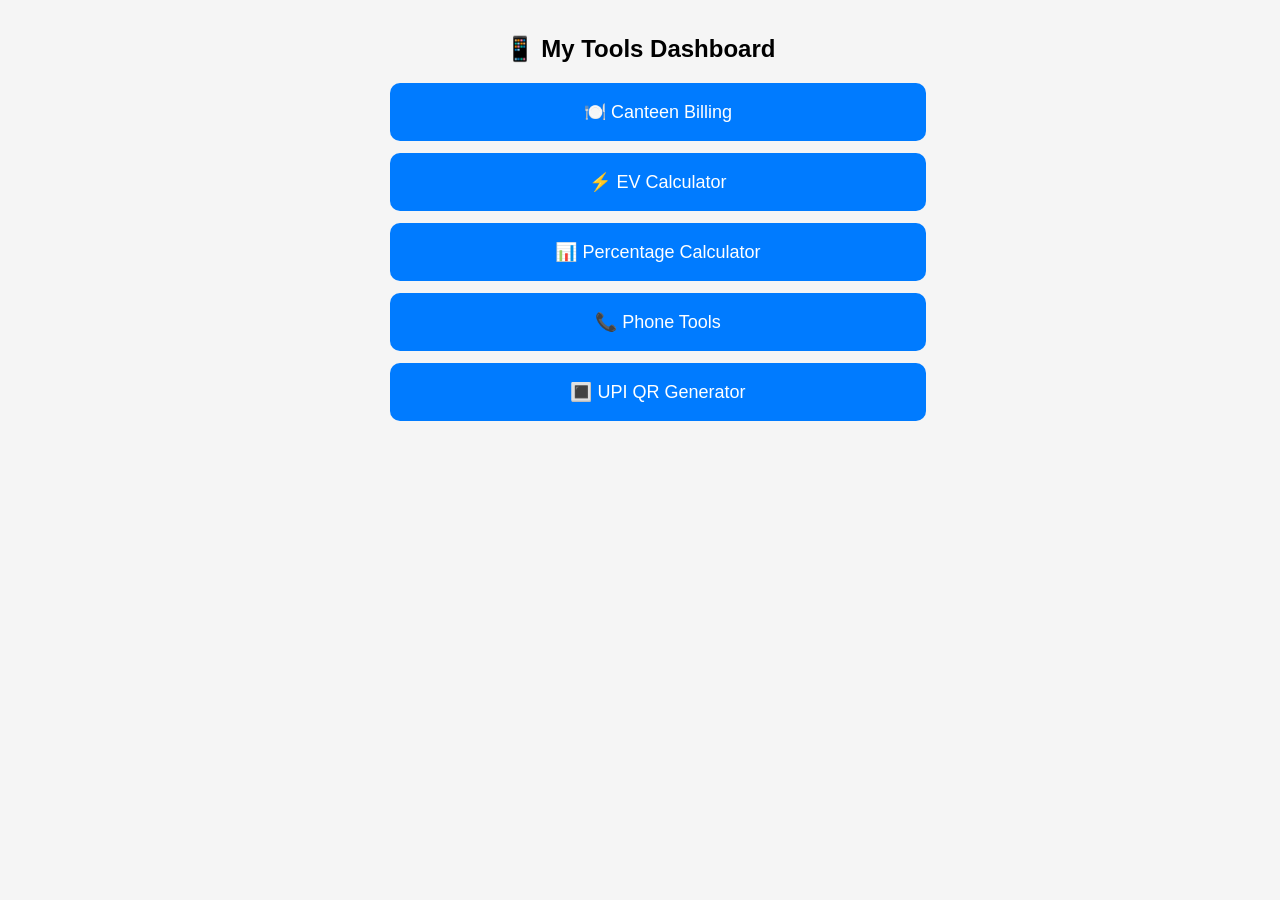
<file: index.html>
<!DOCTYPE html>
<html>
<head>

<meta name="viewport" content="width=device-width, initial-scale=1.0">

<title>My Tools Dashboard</title>

<style>

body {
    font-family: Arial, sans-serif;
    background: #f5f5f5;
    margin: 0;
    padding: 15px;
}

.container {
    max-width: 500px;
    margin: auto;
}

h2 {
    text-align: center;
}

.button {
    display: block;
    width: 100%;
    padding: 18px;
    margin-top: 12px;
    font-size: 18px;
    border-radius: 10px;
    border: none;
    background: #007bff;
    color: white;
    text-align: center;
    text-decoration: none;
}

.button:hover {
    background: #0056b3;
}

</style>

</head>

<body>

<div class="container">

<h2>📱 My Tools Dashboard</h2>

<a class="button"
href="https://nithindcvtp.github.io/tvs/canteen.html">
🍽️ Canteen Billing
</a>

<a class="button"
href="https://nithindcvtp.github.io/tvs/ev.html">
⚡ EV Calculator
</a>

<a class="button"
href="https://nithindcvtp.github.io/tvs/percentage-calculator.html">
📊 Percentage Calculator
</a>

<a class="button"
href="https://nithindcvtp.github.io/tvs/phone.html">
📞 Phone Tools
</a>

<a class="button"
href="https://nithindcvtp.github.io/tvs/upiqucodegen.html">
🔳 UPI QR Generator
</a>

</div>

</body>
</html>
</file>
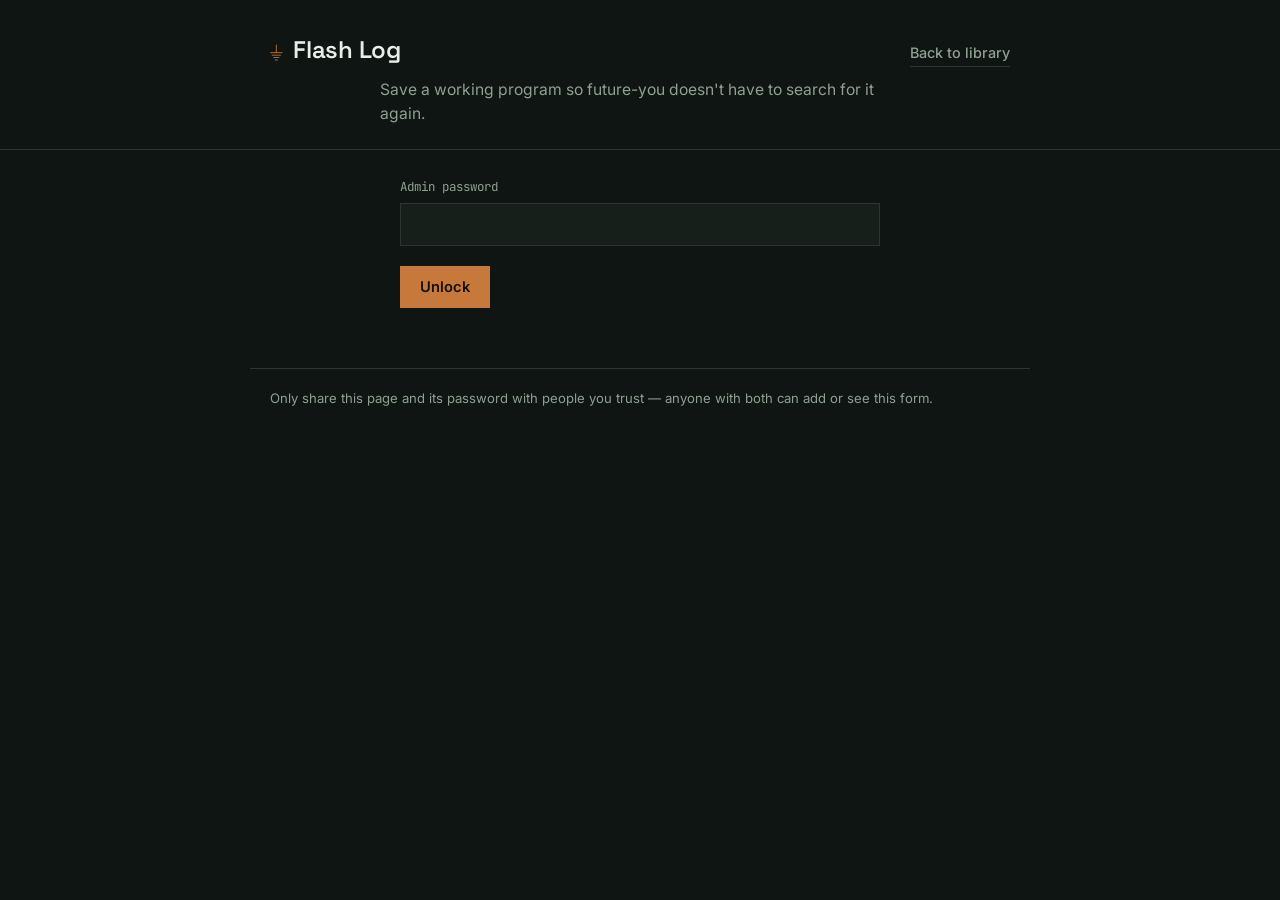
<file: admin.html>
<!DOCTYPE html>
<html lang="en">
<head>
  <meta charset="UTF-8">
  <meta name="viewport" content="width=device-width, initial-scale=1.0">
  <title>Add a program — Flash Log</title>
  <link rel="stylesheet" href="styles.css">
</head>
<body>

  <header class="site-header">
    <div class="header-row">
      <div class="brand">
        <span class="brand-mark">⏚</span>
        <h1>Flash Log</h1>
      </div>
      <a class="admin-link" href="index.html">Back to library</a>
    </div>
    <p class="tagline">Save a working program so future-you doesn't have to search for it again.</p>
  </header>

  <main>
    <div id="gate" class="gate">
      <label for="password-input">Admin password</label>
      <input type="password" id="password-input" autocomplete="current-password">
      <button type="button" id="unlock-btn">Unlock</button>
      <p id="gate-error" class="status status-error" hidden></p>
    </div>

    <form id="post-form" class="post-form" hidden>
      <label for="chip-select">Chip</label>
      <select id="chip-select"></select>

      <label for="title-input">Program title</label>
      <input type="text" id="title-input" required placeholder="e.g. Blink onboard LED">

      <label for="description-input">Description</label>
      <textarea id="description-input" rows="3" placeholder="What this does, what it needs wired up, anything future-you should know"></textarea>

      <label for="code-input">Program</label>
      <textarea id="code-input" class="code-input" rows="16" required spellcheck="false" placeholder="Paste your code here"></textarea>

      <button type="submit" id="submit-btn">Save program</button>
      <p id="form-status" class="status" hidden></p>
    </form>
  </main>

  <footer>
    Only share this page and its password with people you trust — anyone with both can add or see this form.
  </footer>

  <script src="config.js"></script>
  <script src="admin.js"></script>
</body>
</html>
</file>
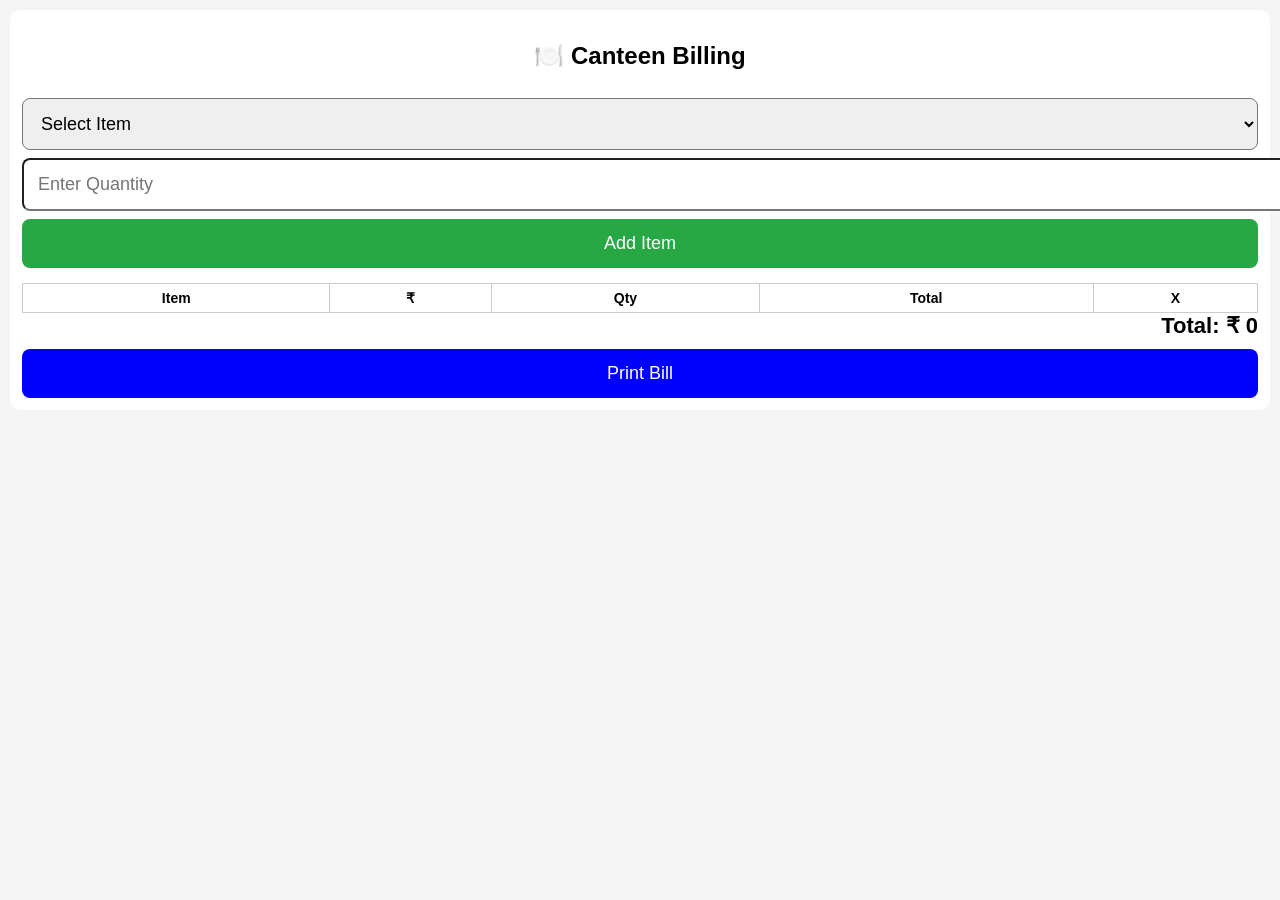
<file: canteen.html>
<!DOCTYPE html>
<html>
<head>
<meta name="viewport" content="width=device-width, initial-scale=1.0">

<title>Canteen Billing Mobile</title>

<style>

body {
    font-family: Arial;
    margin: 0;
    padding: 10px;
    background: #f5f5f5;
}

.container {
    background: white;
    padding: 12px;
    border-radius: 10px;
}

h2 {
    text-align: center;
}

select, input, button {
    width: 100%;
    padding: 14px;
    margin-top: 8px;
    font-size: 18px;
    border-radius: 8px;
}

button {
    background: #28a745;
    color: white;
    border: none;
}

table {
    width: 100%;
    border-collapse: collapse;
    margin-top: 15px;
    font-size: 14px;
}

th, td {
    border: 1px solid #ccc;
    padding: 6px;
    text-align: center;
}

.total {
    font-size: 22px;
    font-weight: bold;
    text-align: right;
}

.removeBtn {
    background: red;
    color: white;
    border: none;
    padding: 5px;
}

.printBtn {
    background: blue;
    margin-top: 10px;
}

</style>

</head>

<body>

<div class="container">

<h2>🍽️ Canteen Billing</h2>

<select id="product">

<option value="">Select Item</option>

<!-- ALL 72 ITEMS -->

<option data-price="9">Tea(with milk) (₹9)</option>
<option data-price="12">Coffee(with milk) (₹12)</option>
<option data-price="6">Black Tea (₹6)</option>
<option data-price="9">Black Coffee (₹9)</option>
<option data-price="12">Milk (₹12)</option>
<option data-price="9">Parippuvada (₹9)</option>
<option data-price="9">Uzhunnuvada (₹9)</option>
<option data-price="9">Bonda (₹9)</option>
<option data-price="15">Pups-veg (₹15)</option>
<option data-price="10">Banana Fry (₹10)</option>
<option data-price="35">Thattu dosa SET (₹35)</option>
<option data-price="30">Plain dosa (₹30)</option>
<option data-price="35">Ghee roast (₹35)</option>
<option data-price="40">Masala dosa (₹40)</option>
<option data-price="25">Idly set (₹25)</option>
<option data-price="8">Chapati (₹8)</option>
<option data-price="9">Parata (Porotta) (₹9)</option>
<option data-price="9">Poori (₹9)</option>
<option data-price="15">Upma (₹15)</option>
<option data-price="13">Kozhukkata (₹13)</option>
<option data-price="20">Bread sandwich (veg) (₹20)</option>
<option data-price="13">Bread toast (₹13)</option>
<option data-price="12">Steamed banana (₹12)</option>
<option data-price="8">Nool puttu (₹8)</option>
<option data-price="8">Puttu (₹8)</option>
<option data-price="8">Appam/idiyappam (₹8)</option>
<option data-price="30">Veg stew (₹30)</option>
<option data-price="25">Kadala curry (₹25)</option>
<option data-price="25">Cherupayar curry (₹25)</option>
<option data-price="20">Baji (₹20)</option>
<option data-price="25">Mix veg kuruma (₹25)</option>
<option data-price="20">Tomato curry (₹20)</option>
<option data-price="25">Veg kuruma (₹25)</option>
<option data-price="9">Pathiri (₹9)</option>
<option data-price="40">Meals-fish curry (₹40)</option>
<option data-price="40">Meals-veg (₹40)</option>
<option data-price="25">Kanji, Green gram kari, Pickle (₹25)</option>
<option data-price="60">Biriyani(veg) (₹60)</option>
<option data-price="12">Egg baji (₹12)</option>
<option data-price="15">Cutlet-chicken (₹15)</option>
<option data-price="25">Egg masala (₹25)</option>
<option data-price="55">Egg biriyani (₹55)</option>
<option data-price="25">Egg curry (₹25)</option>
<option data-price="15">Elanchi (₹15)</option>
<option data-price="9">Ullivada (₹9)</option>
<option data-price="13">Ada (₹13)</option>
<option data-price="35">Uttapam (₹35)</option>
<option data-price="10">Neyyappam (₹10)</option>
<option data-price="9">Kayappam (₹9)</option>
<option data-price="9">Sugeen (₹9)</option>
<option data-price="12">Kesari (₹12)</option>
<option data-price="9">Parippuvada (₹9)</option>
<option data-price="9">Mulagu baji (₹9)</option>
<option data-price="9">Pazampori (₹9)</option>
<option data-price="20">Omelette (double) (₹20)</option>
<option data-price="18">Puff egg (₹18)</option>
<option data-price="50">Sandwich chicken (₹50)</option>
<option data-price="130">Chicken biriyani (₹130)</option>
<option data-price="90">Chicken biriyani half (₹90)</option>
<option data-price="130">Beef biriyani full (₹130)</option>
<option data-price="100">Beef biriyani half (₹100)</option>
<option data-price="50">Ghee rice full (₹50)</option>
<option data-price="70">Biriyani rice full (₹70)</option>
<option data-price="125">Chicken fried rice (₹125)</option>
<option data-price="80">Veg fried rice (₹80)</option>
<option data-price="60">Chicken curry 2 pcs (₹60)</option>
<option data-price="40">Fish curry (₹40)</option>
<option data-price="50">Beef curry (₹50)</option>
<option data-price="60">Beef fry (₹60)</option>
<option data-price="20">Pazam nirachathu (₹20)</option>

</select>

<input type="text" id="qty" placeholder="Enter Quantity">

<button onclick="addItem()">Add Item</button>

<table id="billTable">

<tr>
<th>Item</th>
<th>₹</th>
<th>Qty</th>
<th>Total</th>
<th>X</th>
</tr>

</table>

<div class="total">
Total: ₹ <span id="grandTotal">0</span>
</div>

<button class="printBtn" onclick="printBill()">Print Bill</button>

</div>

<script>

/* AUTO SORT ALPHABETICALLY */

window.onload = function() {

let select = document.getElementById("product");

let options = Array.from(select.options).slice(1);

options.sort((a, b) =>
a.text.localeCompare(b.text)
);

options.forEach(option =>
select.appendChild(option)
);

};

let grandTotal = 0;

function addItem() {

let product = document.getElementById("product");
let qty = document.getElementById("qty").value;

if (product.selectedIndex === 0 || qty === "") {
alert("Select item and enter quantity");
return;
}

let itemName = product.options[product.selectedIndex].text;
let price = product.options[product.selectedIndex].dataset.price;

let total = price * qty;

let table = document.getElementById("billTable");

let row = table.insertRow();

row.insertCell(0).innerHTML = itemName;
row.insertCell(1).innerHTML = price;
row.insertCell(2).innerHTML = qty;
row.insertCell(3).innerHTML = total;

let btn = document.createElement("button");

btn.innerHTML = "X";
btn.className = "removeBtn";

btn.onclick = function () {
grandTotal -= total;
document.getElementById("grandTotal").innerText = grandTotal;
table.deleteRow(row.rowIndex);
};

row.insertCell(4).appendChild(btn);

grandTotal += total;

document.getElementById("grandTotal").innerText = grandTotal;

document.getElementById("qty").value = "";

}

function printBill() {
window.print();
}

</script>

</body>
</html>
</file>
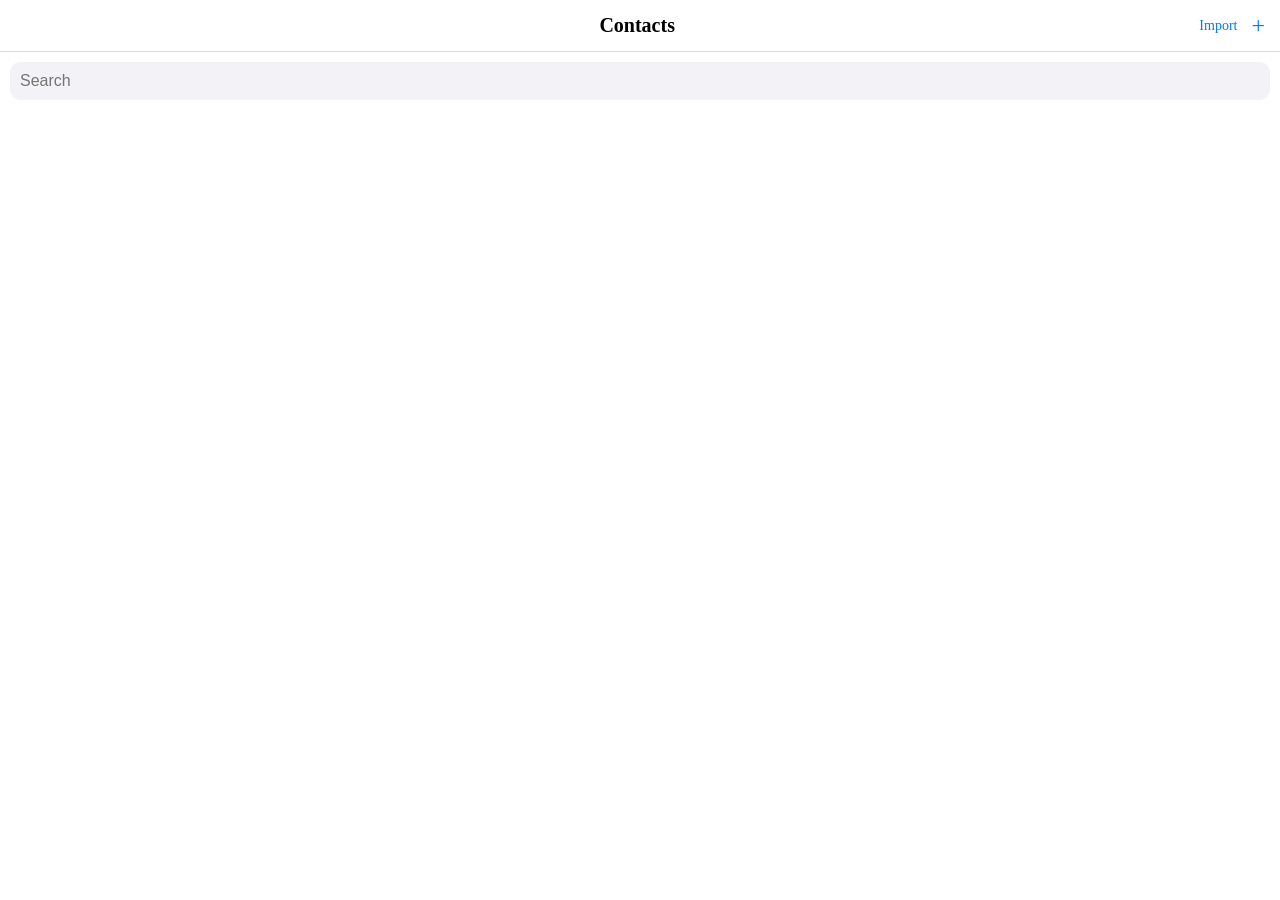
<file: contacts.html>
<!DOCTYPE html>
<html>
<head>
<meta name="viewport" content="width=device-width, initial-scale=1">
<title>Contacts</title>
<style>
body{
font-family:-apple-system,BlinkMacSystemFont,"Segoe UI",Roboto;
margin:0;
background:#fff;
}
header{
display:flex;
justify-content:space-between;
align-items:center;
padding:12px 15px;
font-size:20px;
font-weight:600;
border-bottom:1px solid #ddd;
position:sticky;
top:0;
background:white;
z-index:10;
}
.headerBtn{
font-size:14px;
font-weight:500;
color:#007AFF;
cursor:pointer;
white-space:nowrap;
}
.headerBtns{
display:flex;
align-items:center;
gap:14px;
}
.search{
padding:10px;
}
.search input{
width:100%;
padding:10px;
border-radius:10px;
border:none;
background:#f2f2f7;
font-size:16px;
box-sizing:border-box;
}
.contact{
padding:15px;
border-bottom:1px solid #eee;
font-size:18px;
cursor:pointer;
}
.contact:hover{
background:#f2f2f7;
}
.profile{
position:fixed;
top:0;
left:0;
right:0;
bottom:0;
background:white;
display:none;
padding:20px;
overflow:auto;
}
.profile h2{
margin-top:0;
}
button{
padding:10px;
border:none;
border-radius:8px;
margin:5px;
font-size:15px;
}
.call{
background:#34C759;
color:white;
}
.edit{
background:#007AFF;
color:white;
}
.delete{
background:#FF3B30;
color:white;
}
.favorite{
background:#FFD60A;
}
#importSummary{
position:fixed;
bottom:20px;
left:50%;
transform:translateX(-50%);
background:#333;
color:white;
padding:12px 20px;
border-radius:10px;
font-size:14px;
display:none;
max-width:80%;
text-align:center;
}
</style>
</head>
<body>
<header>
<span style="width:60px"></span>
<span>Contacts</span>
<div class="headerBtns">
<span class="headerBtn" onclick="document.getElementById('importFile').click()">Import</span>
<span class="headerBtn" style="font-size:24px" onclick="showAdd()">+</span>
</div>
</header>
<input type="file" id="importFile" accept=".vcf,.csv,text/vcard,text/csv" style="display:none" onchange="handleImportFile(event)">
<div class="search">
<input type="text" placeholder="Search" onkeyup="search(this.value)">
</div>
<div id="contacts"></div>
<div id="profile" class="profile"></div>
<div id="importSummary"></div>
<script>
let contacts=JSON.parse(localStorage.getItem("contacts")||"[]");
let history=JSON.parse(localStorage.getItem("history")||"[]");
function save(){
localStorage.setItem("contacts",JSON.stringify(contacts));
}
function render(list=contacts){
list.sort((a,b)=>a.name.localeCompare(b.name));
const container=document.getElementById("contacts");
container.innerHTML="";
list.forEach(c=>{
let div=document.createElement("div");
div.className="contact";
div.innerHTML=c.favorite?"⭐ "+c.name:c.name;
div.onclick=()=>openProfile(c.id);
container.appendChild(div);
});
}
function showAdd(){
let name=prompt("Name");
if(!name)return;
let number=prompt("Phone Number");
if(!number)return;
contacts.push({
id:Date.now(),
name:name,
number:number,
favorite:false
});
save();
render();
}
function openProfile(id){
let c=contacts.find(x=>x.id==id);
let p=document.getElementById("profile");
p.innerHTML=`
<h2>${c.name}</h2>
<p>${c.number}</p>
<button class="call" onclick="call('${c.number}')">Call</button>
<button class="edit" onclick="edit(${c.id})">Edit</button>
<button class="favorite" onclick="favorite(${c.id})">
${c.favorite?"Remove Favorite":"Add Favorite"}
</button>
<button class="delete" onclick="remove(${c.id})">Delete</button>
<button onclick="closeProfile()">Back</button>
`;
p.style.display="block";
}
function closeProfile(){
document.getElementById("profile").style.display="none";
}
function call(number){
history.push({
number:number,
time:new Date()
});
localStorage.setItem("history",JSON.stringify(history));
window.location.href="tel:"+number;
}
function edit(id){
let c=contacts.find(x=>x.id==id);
let name=prompt("Edit name",c.name);
let number=prompt("Edit number",c.number);
if(name)c.name=name;
if(number)c.number=number;
save();
render();
openProfile(id);
}
function remove(id){
contacts=contacts.filter(c=>c.id!=id);
save();
render();
closeProfile();
}
function favorite(id){
let c=contacts.find(x=>x.id==id);
c.favorite=!c.favorite;
save();
render();
openProfile(id);
}
function search(q){
q=q.toLowerCase();
let filtered=contacts.filter(c=>c.name.toLowerCase().includes(q));
render(filtered);
}

/* ---------- Google Contacts import ---------- */

function normalizeNumber(n){
return (n||"").replace(/[^\d+]/g,"");
}

function showImportSummary(text){
let el=document.getElementById("importSummary");
el.textContent=text;
el.style.display="block";
setTimeout(()=>{el.style.display="none";},4000);
}

function mergeImported(parsedContacts){
let existingNumbers=new Set(contacts.map(c=>normalizeNumber(c.number)));
let added=0, skipped=0;
parsedContacts.forEach(pc=>{
if(!pc.name || !pc.number){skipped++; return;}
let norm=normalizeNumber(pc.number);
if(!norm || existingNumbers.has(norm)){skipped++; return;}
contacts.push({
id:Date.now()+Math.floor(Math.random()*100000),
name:pc.name,
number:pc.number,
favorite:false
});
existingNumbers.add(norm);
added++;
});
save();
render();
showImportSummary(`Imported ${added} contact${added==1?"":"s"}${skipped?`, skipped ${skipped} (missing or duplicate)`:""}.`);
}

// vCard (.vcf) format - what Google Contacts exports by default
function parseVCF(text){
let cards=text.split(/BEGIN:VCARD/i).slice(1);
let results=[];
cards.forEach(block=>{
let name=null;
let number=null;
let lines=block.split(/\r\n|\n|\r/);
lines.forEach(line=>{
// unfold simple continuations isn't handled here, most exports are single-line
if(/^FN[:;]/i.test(line) && !name){
name=line.split(":").slice(1).join(":").trim();
}
if(/^TEL/i.test(line) && !number){
number=line.split(":").slice(1).join(":").trim();
}
});
if(!name){
// fallback to N: field (Family;Given;...)
let nLine=lines.find(l=>/^N[:;]/i.test(l));
if(nLine){
let parts=nLine.split(":").slice(1).join(":").split(";");
name=[parts[1],parts[0]].filter(Boolean).join(" ").trim();
}
}
results.push({name:name,number:number});
});
return results;
}

// Simple CSV parser that handles quoted fields
function parseCSVLine(line){
let result=[];
let cur="";
let inQuotes=false;
for(let i=0;i<line.length;i++){
let ch=line[i];
if(inQuotes){
if(ch=='"'){
if(line[i+1]=='"'){cur+='"';i++;}
else{inQuotes=false;}
}else{
cur+=ch;
}
}else{
if(ch=='"'){inQuotes=true;}
else if(ch==','){result.push(cur);cur="";}
else{cur+=ch;}
}
}
result.push(cur);
return result;
}

function parseCSV(text){
// handle quoted multi-line fields by doing a light full-text split first
let rows=[];
let cur="";
let inQuotes=false;
for(let i=0;i<text.length;i++){
let ch=text[i];
cur+=ch;
if(ch=='"') inQuotes=!inQuotes;
if(ch=='\n' && !inQuotes){
rows.push(cur);
cur="";
}
}
if(cur.trim()) rows.push(cur);

let header=parseCSVLine(rows[0].replace(/\r?\n$/,"")).map(h=>h.trim());
let nameIdx=header.indexOf("Name");
let givenIdx=header.indexOf("Given Name");
let familyIdx=header.indexOf("Family Name");
let phoneIdxs=header.map((h,i)=>/^Phone \d+ - Value$/.test(h)?i:-1).filter(i=>i!=-1);

let results=[];
for(let r=1;r<rows.length;r++){
let raw=rows[r].replace(/\r?\n$/,"");
if(!raw.trim()) continue;
let cols=parseCSVLine(raw);
let name = nameIdx!=-1 ? cols[nameIdx] : "";
if(!name && (givenIdx!=-1 || familyIdx!=-1)){
name=[cols[givenIdx],cols[familyIdx]].filter(Boolean).join(" ");
}
let number="";
for(let pi of phoneIdxs){
if(cols[pi] && cols[pi].trim()){number=cols[pi].trim();break;}
}
results.push({name:(name||"").trim(),number:number});
}
return results;
}

function handleImportFile(event){
let file=event.target.files[0];
if(!file)return;
let reader=new FileReader();
reader.onload=function(e){
let text=e.target.result;
let parsed;
if(file.name.toLowerCase().endsWith(".vcf") || /BEGIN:VCARD/i.test(text)){
parsed=parseVCF(text);
}else{
parsed=parseCSV(text);
}
mergeImported(parsed);
};
reader.onerror=function(){
showImportSummary("Couldn't read that file.");
};
reader.readAsText(file);
event.target.value="";
}

render();
</script>
</body>
</html>
</file>
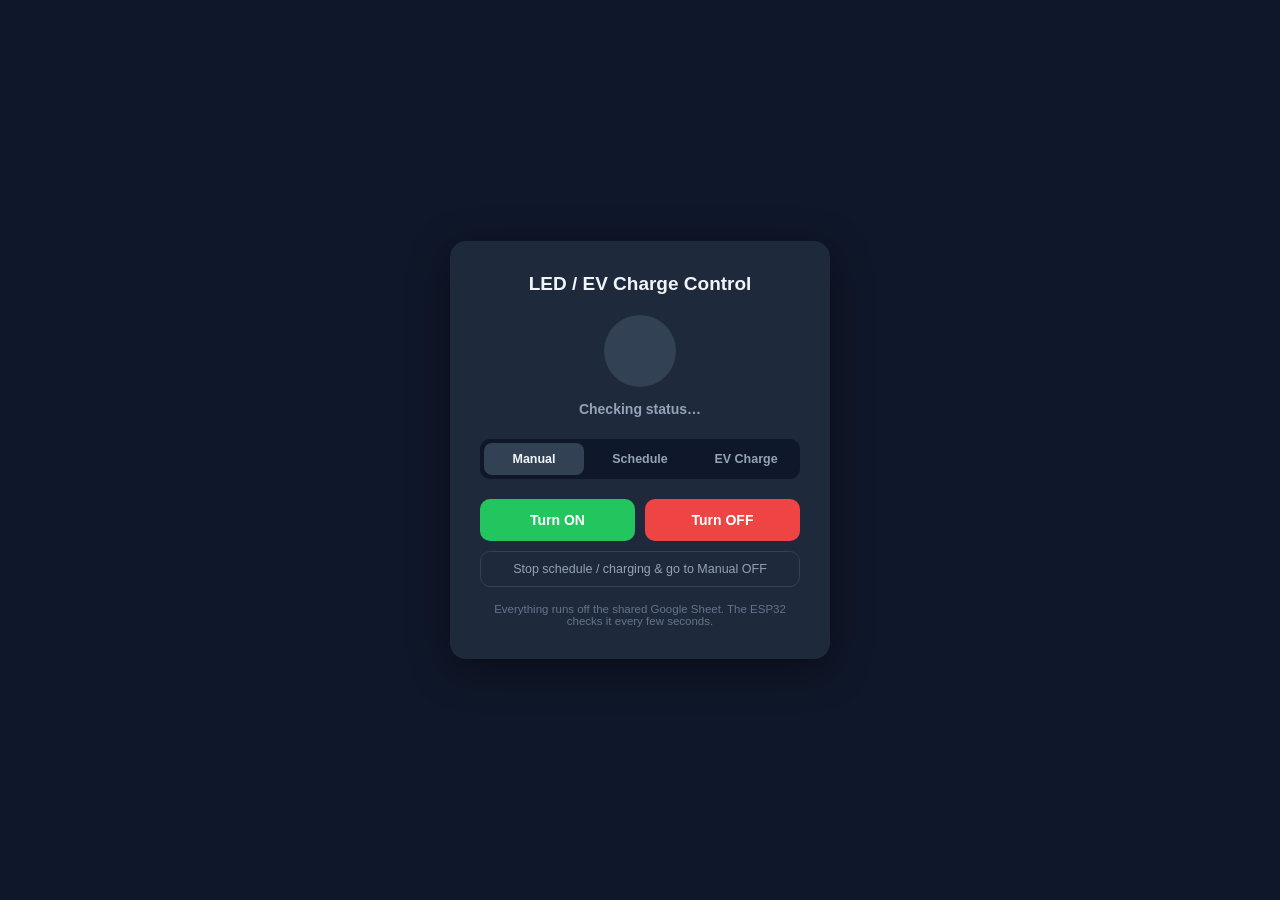
<file: esp.html>
<!DOCTYPE html>
<html lang="en">
<head>
<meta charset="UTF-8">
<meta name="viewport" content="width=device-width, initial-scale=1.0">
<title>ESP32 LED / EV Charge Control</title>
<style>
  * { box-sizing: border-box; }
  body {
    margin: 0;
    min-height: 100vh;
    display: flex;
    align-items: center;
    justify-content: center;
    background: #0f172a;
    font-family: -apple-system, BlinkMacSystemFont, "Segoe UI", Roboto, sans-serif;
    padding: 24px 12px;
  }
  .card {
    background: #1e293b;
    border-radius: 16px;
    padding: 32px 30px;
    width: 380px;
    max-width: 100%;
    box-shadow: 0 10px 40px rgba(0,0,0,0.4);
  }
  h1 {
    color: #f1f5f9;
    font-size: 19px;
    margin: 0 0 20px;
    font-weight: 600;
    text-align: center;
  }

  /* status block */
  .status-block { text-align: center; margin-bottom: 22px; }
  .bulb {
    width: 72px;
    height: 72px;
    margin: 0 auto 14px;
    border-radius: 50%;
    background: #334155;
    transition: background 0.3s, box-shadow 0.3s;
  }
  .bulb.on {
    background: #facc15;
    box-shadow: 0 0 36px 8px rgba(250, 204, 21, 0.55);
  }
  .status {
    color: #94a3b8;
    font-size: 14px;
    font-weight: 600;
  }
  .status.on { color: #facc15; }
  .status-detail {
    color: #64748b;
    font-size: 12.5px;
    margin-top: 4px;
    line-height: 1.5;
  }

  /* tabs */
  .tabs {
    display: flex;
    gap: 6px;
    background: #0f172a;
    border-radius: 10px;
    padding: 4px;
    margin-bottom: 20px;
  }
  .tab-btn {
    flex: 1;
    padding: 9px 4px;
    border: none;
    border-radius: 8px;
    background: transparent;
    color: #94a3b8;
    font-size: 12.5px;
    font-weight: 600;
    cursor: pointer;
  }
  .tab-btn.active {
    background: #334155;
    color: #f1f5f9;
  }
  .panel { display: none; }
  .panel.active { display: block; }

  label {
    display: block;
    color: #cbd5e1;
    font-size: 12.5px;
    font-weight: 600;
    margin: 14px 0 6px;
  }
  label:first-of-type { margin-top: 0; }
  input[type="datetime-local"],
  input[type="time"],
  input[type="number"],
  select {
    width: 100%;
    background: #0f172a;
    border: 1px solid #334155;
    color: #f1f5f9;
    padding: 10px 12px;
    border-radius: 8px;
    font-size: 14px;
  }
  input:focus, select:focus { outline: 2px solid #38bdf8; }

  .row { display: flex; gap: 10px; }
  .row > div { flex: 1; }

  .days {
    display: flex;
    gap: 5px;
    margin-top: 6px;
  }
  .day-chip {
    flex: 1;
    text-align: center;
    padding: 8px 0;
    border-radius: 7px;
    background: #0f172a;
    border: 1px solid #334155;
    color: #94a3b8;
    font-size: 11.5px;
    font-weight: 600;
    cursor: pointer;
    user-select: none;
  }
  .day-chip.selected {
    background: #38bdf8;
    border-color: #38bdf8;
    color: #0f172a;
  }

  .buttons { display: flex; gap: 10px; margin-top: 20px; }
  button.action {
    flex: 1;
    padding: 13px 0;
    border: none;
    border-radius: 10px;
    font-size: 14px;
    font-weight: 600;
    cursor: pointer;
    transition: opacity 0.2s, transform 0.1s;
  }
  button.action:active { transform: scale(0.97); }
  button.action:disabled { opacity: 0.5; cursor: not-allowed; }
  #onBtn { background: #22c55e; color: white; }
  #offBtn { background: #ef4444; color: white; }
  .save-btn { background: #38bdf8; color: #0f172a; width: 100%; }
  .charge-btn { background: #22c55e; color: white; width: 100%; }
  .cancel-btn {
    width: 100%;
    margin-top: 10px;
    background: transparent;
    border: 1px solid #334155;
    color: #94a3b8;
    padding: 10px 0;
    border-radius: 10px;
    font-size: 12.5px;
    cursor: pointer;
  }

  .preview {
    margin-top: 14px;
    padding: 12px 14px;
    background: #0f172a;
    border-radius: 8px;
    color: #86efac;
    font-size: 12.5px;
    line-height: 1.6;
  }
  .hint {
    margin-top: 16px;
    font-size: 11.5px;
    color: #64748b;
    text-align: center;
  }
</style>
</head>
<body>

<div class="card">
  <h1>LED / EV Charge Control</h1>

  <div class="status-block">
    <div class="bulb" id="bulb"></div>
    <div class="status" id="status">Checking status…</div>
    <div class="status-detail" id="statusDetail"></div>
  </div>

  <div class="tabs">
    <button class="tab-btn active" data-tab="manual">Manual</button>
    <button class="tab-btn" data-tab="schedule">Schedule</button>
    <button class="tab-btn" data-tab="soc">EV Charge</button>
  </div>

  <!-- MANUAL -->
  <div class="panel active" id="panel-manual">
    <div class="buttons">
      <button class="action" id="onBtn">Turn ON</button>
      <button class="action" id="offBtn">Turn OFF</button>
    </div>
  </div>

  <!-- SCHEDULE -->
  <div class="panel" id="panel-schedule">
    <label for="schType">Repeat</label>
    <select id="schType">
      <option value="ONCE">One-time</option>
      <option value="DAILY">Daily</option>
      <option value="WEEKLY">Weekly</option>
    </select>

    <div id="weeklyDays" style="display:none;">
      <label>On these days</label>
      <div class="days">
        <div class="day-chip" data-day="SUN">Su</div>
        <div class="day-chip" data-day="MON">Mo</div>
        <div class="day-chip" data-day="TUE">Tu</div>
        <div class="day-chip" data-day="WED">We</div>
        <div class="day-chip" data-day="THU">Th</div>
        <div class="day-chip" data-day="FRI">Fr</div>
        <div class="day-chip" data-day="SAT">Sa</div>
      </div>
    </div>

    <div id="onceFields">
      <label for="schStartDT">Turn ON at</label>
      <input type="datetime-local" id="schStartDT">
      <label for="schEndDT">Turn OFF at</label>
      <input type="datetime-local" id="schEndDT">
    </div>

    <div id="repeatFields" style="display:none;">
      <div class="row">
        <div>
          <label for="schStartTime">Turn ON at</label>
          <input type="time" id="schStartTime">
        </div>
        <div>
          <label for="schEndTime">Turn OFF at</label>
          <input type="time" id="schEndTime">
        </div>
      </div>
    </div>

    <button class="action save-btn" id="saveScheduleBtn">Save Schedule</button>
  </div>

  <!-- EV CHARGE -->
  <div class="panel" id="panel-soc">
    <div class="row">
      <div>
        <label for="socCurrent">Current charge %</label>
        <input type="number" id="socCurrent" min="0" max="100" value="50">
      </div>
      <div>
        <label for="socTarget">Target charge %</label>
        <input type="number" id="socTarget" min="0" max="100" value="70">
      </div>
    </div>

    <label for="socRate">Minutes per 1% charge</label>
    <input type="number" id="socRate" min="0.1" step="0.1" value="3">

    <label for="socStartMode">Start charging</label>
    <select id="socStartMode">
      <option value="now">Now</option>
      <option value="later">At a specific time</option>
    </select>

    <div id="socStartLaterField" style="display:none;">
      <label for="socStartDT">Start at</label>
      <input type="datetime-local" id="socStartDT">
    </div>

    <div class="preview" id="socPreview"></div>

    <button class="action charge-btn" id="startChargeBtn">Start Charging Schedule</button>
  </div>

  <button class="cancel-btn" id="cancelBtn">Stop schedule / charging &amp; go to Manual OFF</button>

  <div class="hint">Everything runs off the shared Google Sheet. The ESP32 checks it every few seconds.</div>
</div>

<script>
  // PASTE your Google Apps Script Web App URL here (ends in /exec)
  const SCRIPT_URL = "https://script.google.com/macros/s/AKfycbz7QLy9wso--GSmu5pcnefXmK7BLyUPjOgUKBkfssD-L-8wsXBVHmKr5uMuFVMPizHqBQ/exec";

  const bulb = document.getElementById('bulb');
  const statusEl = document.getElementById('status');
  const statusDetailEl = document.getElementById('statusDetail');

  // ---------- tabs ----------
  document.querySelectorAll('.tab-btn').forEach(btn => {
    btn.addEventListener('click', () => {
      document.querySelectorAll('.tab-btn').forEach(b => b.classList.remove('active'));
      document.querySelectorAll('.panel').forEach(p => p.classList.remove('active'));
      btn.classList.add('active');
      document.getElementById('panel-' + btn.dataset.tab).classList.add('active');
    });
  });

  // ---------- manual ----------
  const onBtn = document.getElementById('onBtn');
  const offBtn = document.getElementById('offBtn');
  onBtn.addEventListener('click', () => callAction({ action: 'setManual', state: 'ON' }));
  offBtn.addEventListener('click', () => callAction({ action: 'setManual', state: 'OFF' }));

  // ---------- schedule ----------
  const schType = document.getElementById('schType');
  const onceFields = document.getElementById('onceFields');
  const repeatFields = document.getElementById('repeatFields');
  const weeklyDays = document.getElementById('weeklyDays');
  let selectedDays = new Set();

  schType.addEventListener('change', () => {
    const isOnce = schType.value === 'ONCE';
    onceFields.style.display = isOnce ? 'block' : 'none';
    repeatFields.style.display = isOnce ? 'none' : 'block';
    weeklyDays.style.display = schType.value === 'WEEKLY' ? 'block' : 'none';
  });

  document.querySelectorAll('.day-chip').forEach(chip => {
    chip.addEventListener('click', () => {
      const day = chip.dataset.day;
      if (selectedDays.has(day)) { selectedDays.delete(day); chip.classList.remove('selected'); }
      else { selectedDays.add(day); chip.classList.add('selected'); }
    });
  });

  document.getElementById('saveScheduleBtn').addEventListener('click', () => {
    const type = schType.value;
    let start, end;
    const today = new Date().toISOString().slice(0, 10);

    if (type === 'ONCE') {
      start = document.getElementById('schStartDT').value;
      end = document.getElementById('schEndDT').value;
      if (!start || !end) { alert('Pick both a start and end date/time.'); return; }
    } else {
      const st = document.getElementById('schStartTime').value;
      const et = document.getElementById('schEndTime').value;
      if (!st || !et) { alert('Pick both a start and end time.'); return; }
      start = today + 'T' + st;
      end = today + 'T' + et;
      if (type === 'WEEKLY' && selectedDays.size === 0) { alert('Pick at least one day.'); return; }
    }

    callAction({
      action: 'setSchedule',
      type: type,
      start: start,
      end: end,
      days: Array.from(selectedDays).join(',')
    });
  });

  // ---------- EV charge ----------
  const socCurrent = document.getElementById('socCurrent');
  const socTarget = document.getElementById('socTarget');
  const socRate = document.getElementById('socRate');
  const socStartMode = document.getElementById('socStartMode');
  const socStartLaterField = document.getElementById('socStartLaterField');
  const socStartDT = document.getElementById('socStartDT');
  const socPreview = document.getElementById('socPreview');

  socStartMode.addEventListener('change', () => {
    socStartLaterField.style.display = socStartMode.value === 'later' ? 'block' : 'none';
    updatePreview();
  });
  [socCurrent, socTarget, socRate, socStartDT].forEach(el => el.addEventListener('input', updatePreview));

  function updatePreview() {
    const cur = parseFloat(socCurrent.value) || 0;
    const tgt = parseFloat(socTarget.value) || 0;
    const rate = parseFloat(socRate.value) || 0;
    const needed = Math.max(tgt - cur, 0);
    const minutes = needed * rate;

    if (needed <= 0) {
      socPreview.textContent = 'Target is already at or below current charge — nothing to schedule.';
      return;
    }

    const startBase = (socStartMode.value === 'later' && socStartDT.value)
      ? new Date(socStartDT.value)
      : new Date();
    const endDate = new Date(startBase.getTime() + minutes * 60000);

    const hrs = Math.floor(minutes / 60);
    const mins = Math.round(minutes % 60);
    const durationStr = (hrs > 0 ? hrs + 'h ' : '') + mins + 'm';

    socPreview.textContent =
      `Needs ${needed}% more charge → about ${durationStr}. ` +
      `Will switch OFF automatically at ${endDate.toLocaleString()}.`;
  }
  updatePreview();

  document.getElementById('startChargeBtn').addEventListener('click', () => {
    const params = {
      action: 'setSOC',
      current: socCurrent.value,
      target: socTarget.value,
      rate: socRate.value
    };
    if (socStartMode.value === 'later') {
      if (!socStartDT.value) { alert('Pick a start date/time.'); return; }
      params.start = socStartDT.value;
    }
    callAction(params);
  });

  // ---------- cancel ----------
  document.getElementById('cancelBtn').addEventListener('click', () => callAction({ action: 'cancel' }));

  // ---------- shared fetch / render ----------
  function render(data) {
    const isOn = data.state === 'ON';
    bulb.classList.toggle('on', isOn);
    statusEl.classList.toggle('on', isOn);
    statusEl.textContent = 'Status: ' + data.state;

    let detail = '';
    if (data.mode === 'SCHEDULE' && data.schedule.start) {
      const label = data.schedule.type === 'ONCE' ? 'One-time'
        : data.schedule.type === 'DAILY' ? 'Daily' : 'Weekly';
      detail = `Mode: Schedule (${label})`;
    } else if (data.mode === 'SOC' && data.soc.end) {
      const end = new Date(data.soc.end);
      detail = isOn
        ? `Charging ${data.soc.current}% → ${data.soc.target}%, off at ${end.toLocaleTimeString([], {hour:'2-digit', minute:'2-digit'})}`
        : `EV charge schedule set (${data.soc.current}% → ${data.soc.target}%)`;
    } else {
      detail = 'Mode: Manual';
    }
    statusDetailEl.textContent = detail;
  }

  let consecutiveFailures = 0;

  async function getStatus() {
    try {
      const res = await fetch(SCRIPT_URL);
      const data = await res.json();
      consecutiveFailures = 0;
      render(data);
    } catch (err) {
      consecutiveFailures++;
      // A single missed poll is normal (transient network/quota blip) -
      // only surface it after two in a row so the UI doesn't flicker.
      if (consecutiveFailures >= 2) {
        statusEl.textContent = 'Connection error';
      }
      console.error(err);
    }
  }

  async function callAction(params) {
    const url = SCRIPT_URL + '?' + new URLSearchParams(params).toString();
    try {
      const res = await fetch(url);
      const data = await res.json();
      render(data);
    } catch (err) {
      statusEl.textContent = 'Connection error';
      console.error(err);
    }
  }

  getStatus();
  setInterval(getStatus, 6000);
</script>

</body>
</html>
</file>
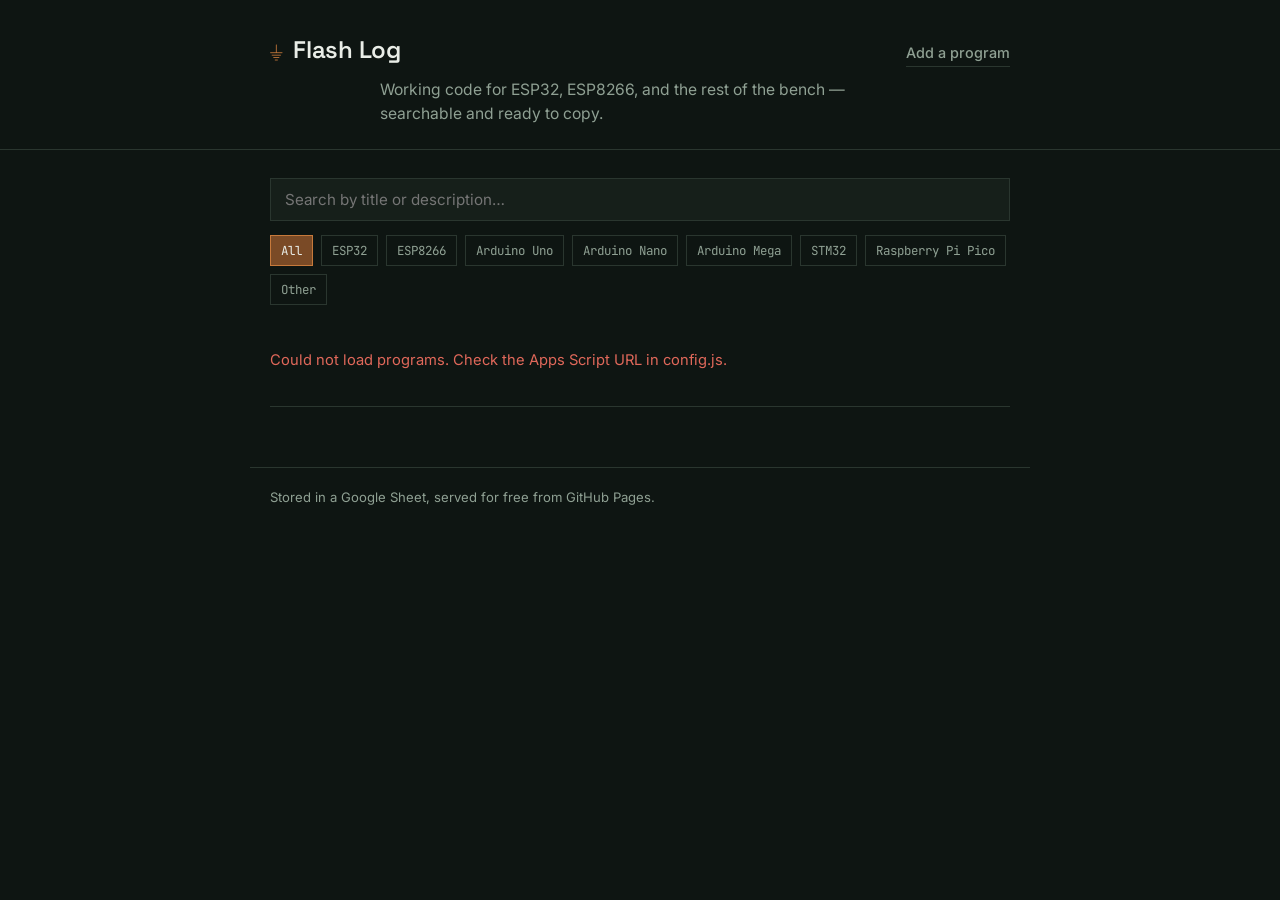
<file: microc.html>
<!DOCTYPE html>
<html lang="en">
<head>
  <meta charset="UTF-8">
  <meta name="viewport" content="width=device-width, initial-scale=1.0">
  <title>Flash Log — MCU code library</title>
  <link rel="stylesheet" href="styles.css">
</head>
<body>

  <header class="site-header">
    <div class="header-row">
      <div class="brand">
        <span class="brand-mark">⏚</span>
        <h1>Flash Log</h1>
      </div>
      <a class="admin-link" href="admin.html">Add a program</a>
    </div>
    <p class="tagline">Working code for ESP32, ESP8266, and the rest of the bench — searchable and ready to copy.</p>
  </header>

  <main>
    <div class="controls">
      <input type="search" id="search-input" placeholder="Search by title or description…" aria-label="Search programs">
      <div class="chip-filters" id="chip-filters"></div>
    </div>

    <p id="status" class="status" hidden></p>
    <ul id="post-list" class="post-list" aria-live="polite"></ul>
  </main>

  <footer>
    Stored in a Google Sheet, served for free from GitHub Pages.
  </footer>

  <script src="config.js"></script>
  <script src="app.js"></script>
</body>
</html>
</file>
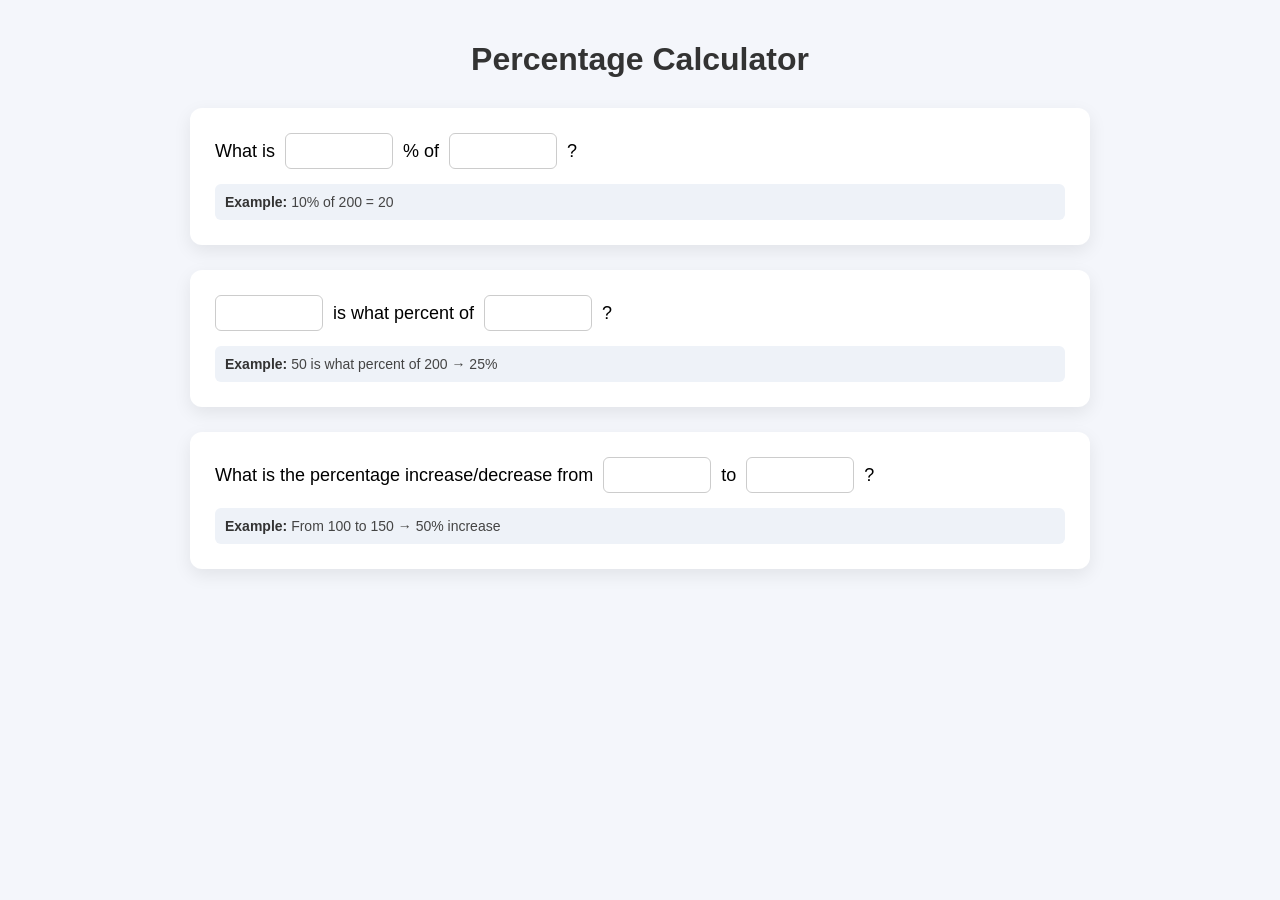
<file: percentage-calculator.html>
<!DOCTYPE html>
<html>
<head>
<meta charset="UTF-8">
<meta name="viewport" content="width=device-width, initial-scale=1.0">
<title>Percentage Calculator</title>

<style>

body{
font-family:Segoe UI,Arial;
background:#f4f6fb;
margin:0;
padding:20px;
}

.container{
max-width:900px;
margin:auto;
}

h1{
text-align:center;
margin-bottom:30px;
color:#333;
}

.card{
background:white;
padding:25px;
margin-bottom:25px;
border-radius:12px;
box-shadow:0 6px 18px rgba(0,0,0,0.08);
}

.calc-row{
display:flex;
flex-wrap:wrap;
align-items:center;
gap:10px;
font-size:18px;
}

input{
padding:8px;
border-radius:6px;
border:1px solid #ccc;
width:90px;
font-size:16px;
}

.result{
margin-top:15px;
font-size:22px;
font-weight:bold;
color:#1a73e8;
}

.example{
margin-top:12px;
background:#eef2f8;
padding:10px;
border-radius:6px;
font-size:14px;
color:#444;
}

.example b{
color:#333;
}

@media(max-width:600px){

.calc-row{
font-size:16px;
}

input{
width:70px;
}

}

</style>

</head>

<body>

<div class="container">

<h1>Percentage Calculator</h1>

<!-- Calculator 1 -->

<div class="card">

<div class="calc-row">

What is 

<input type="number" id="p1" oninput="calc1()">

% of 

<input type="number" id="p2" oninput="calc1()">

?

</div>

<div class="result" id="r1"></div>

<div class="example">
<b>Example:</b> 10% of 200 = 20
</div>

</div>


<!-- Calculator 2 -->

<div class="card">

<div class="calc-row">

<input type="number" id="p3" oninput="calc2()">

is what percent of 

<input type="number" id="p4" oninput="calc2()">

?

</div>

<div class="result" id="r2"></div>

<div class="example">
<b>Example:</b> 50 is what percent of 200 → 25%
</div>

</div>


<!-- Calculator 3 -->

<div class="card">

<div class="calc-row">

What is the percentage increase/decrease from 

<input type="number" id="p5" oninput="calc3()">

to 

<input type="number" id="p6" oninput="calc3()">

?

</div>

<div class="result" id="r3"></div>

<div class="example">
<b>Example:</b> From 100 to 150 → 50% increase
</div>

</div>

</div>

<script>

function calc1(){

let p=document.getElementById("p1").value;
let n=document.getElementById("p2").value;

if(p && n){

let result=(p/100)*n;

document.getElementById("r1").innerHTML=result.toFixed(2);

}else{

document.getElementById("r1").innerHTML="";

}

}


function calc2(){

let a=document.getElementById("p3").value;
let b=document.getElementById("p4").value;

if(a && b){

let result=(a/b)*100;

document.getElementById("r2").innerHTML=result.toFixed(2)+"%";

}else{

document.getElementById("r2").innerHTML="";

}

}


function calc3(){

let start=document.getElementById("p5").value;
let end=document.getElementById("p6").value;

if(start && end){

let change=((end-start)/start)*100;

let type="increase";

if(change<0){
type="decrease";
}

document.getElementById("r3").innerHTML=
Math.abs(change).toFixed(2)+"% "+type;

}else{

document.getElementById("r3").innerHTML="";

}

}

</script>

</body>
</html>
</file>
<file: styles.css>
@import url('https://fonts.googleapis.com/css2?family=Space+Grotesk:wght@500;600;700&family=Inter:wght@400;500;600&family=JetBrains+Mono:wght@400;500&display=swap');

:root {
  --bg: #0e1512;
  --surface: #161f1a;
  --surface-raised: #1c2721;
  --line: #2a362f;
  --text: #e9ede7;
  --text-muted: #8fa093;
  --copper: #c6793b;
  --copper-soft: #7a4a26;
  --green: #5ad98f;
  --danger: #e0685a;

  --font-display: 'Space Grotesk', sans-serif;
  --font-body: 'Inter', sans-serif;
  --font-mono: 'JetBrains Mono', monospace;
}

* { box-sizing: border-box; }

html { color-scheme: dark; }

body {
  margin: 0;
  background: var(--bg);
  color: var(--text);
  font-family: var(--font-body);
  line-height: 1.5;
}

a { color: var(--green); }

.wrap {
  max-width: 780px;
  margin: 0 auto;
  padding: 0 20px;
}

/* ---- Header ---- */

.site-header {
  border-bottom: 1px solid var(--line);
  padding: 32px 0 24px;
}

.header-row {
  max-width: 780px;
  margin: 0 auto;
  padding: 0 20px;
  display: flex;
  align-items: baseline;
  justify-content: space-between;
  gap: 16px;
  flex-wrap: wrap;
}

.brand {
  display: flex;
  align-items: baseline;
  gap: 10px;
}

.brand-mark {
  font-size: 1.3rem;
  color: var(--copper);
}

.brand h1 {
  font-family: var(--font-display);
  font-weight: 600;
  font-size: 1.5rem;
  margin: 0;
  letter-spacing: -0.01em;
}

.admin-link {
  font-family: var(--font-body);
  font-size: 0.9rem;
  font-weight: 500;
  color: var(--text-muted);
  text-decoration: none;
  border-bottom: 1px solid var(--line);
  padding-bottom: 2px;
}

.admin-link:hover { color: var(--green); border-color: var(--green); }

.tagline {
  max-width: 780px;
  margin: 10px auto 0;
  padding: 0 20px;
  color: var(--text-muted);
  font-size: 0.98rem;
  max-width: 56ch;
}

/* ---- Main / controls ---- */

main {
  max-width: 780px;
  margin: 0 auto;
  padding: 28px 20px 60px;
}

.controls {
  display: flex;
  flex-direction: column;
  gap: 14px;
  margin-bottom: 24px;
}

#search-input {
  width: 100%;
  background: var(--surface);
  border: 1px solid var(--line);
  color: var(--text);
  font-family: var(--font-body);
  font-size: 0.95rem;
  padding: 11px 14px;
  border-radius: 0;
}

#search-input:focus {
  outline: none;
  border-color: var(--copper);
}

.chip-filters {
  display: flex;
  flex-wrap: wrap;
  gap: 8px;
}

.chip-filter {
  font-family: var(--font-mono);
  font-size: 0.78rem;
  background: transparent;
  color: var(--text-muted);
  border: 1px solid var(--line);
  padding: 6px 10px;
  cursor: pointer;
  border-radius: 0;
}

.chip-filter:hover { border-color: var(--text-muted); color: var(--text); }

.chip-filter.is-active {
  background: var(--copper-soft);
  border-color: var(--copper);
  color: var(--text);
}

/* ---- Status ---- */

.status {
  color: var(--text-muted);
  font-size: 0.92rem;
  padding: 20px 0;
}

.status-error { color: var(--danger); }

/* ---- Post list ---- */

.post-list {
  list-style: none;
  margin: 0;
  padding: 0;
  border-top: 1px solid var(--line);
}

.post-row {
  border-bottom: 1px solid var(--line);
}

.post-header {
  width: 100%;
  display: grid;
  grid-template-columns: 100px 1fr auto 16px;
  align-items: center;
  gap: 14px;
  background: transparent;
  border: none;
  color: inherit;
  font-family: var(--font-body);
  text-align: left;
  padding: 14px 4px;
  cursor: pointer;
}

.post-header:hover { background: var(--surface); }

.chip-tag {
  font-family: var(--font-mono);
  font-size: 0.72rem;
  color: var(--copper);
  border: 1px solid var(--copper-soft);
  padding: 3px 6px;
  justify-self: start;
  white-space: nowrap;
}

.post-title {
  font-size: 0.98rem;
  font-weight: 500;
  overflow: hidden;
  text-overflow: ellipsis;
  white-space: nowrap;
}

.post-date {
  font-family: var(--font-mono);
  font-size: 0.76rem;
  color: var(--text-muted);
  white-space: nowrap;
}

.chevron {
  width: 8px;
  height: 8px;
  border-right: 1.5px solid var(--text-muted);
  border-bottom: 1.5px solid var(--text-muted);
  transform: rotate(-45deg);
  transition: transform 0.15s ease;
}

.post-row.is-open .chevron { transform: rotate(45deg); }

.post-details {
  padding: 0 4px 22px;
}

.post-description {
  color: var(--text-muted);
  font-size: 0.92rem;
  margin: 0 0 14px;
  max-width: 68ch;
}

.code-block {
  position: relative;
  background: var(--surface-raised);
  border: 1px solid var(--line);
}

.code-block pre {
  margin: 0;
  padding: 16px;
  overflow-x: auto;
}

.code-block code {
  font-family: var(--font-mono);
  font-size: 0.84rem;
  color: var(--text);
  white-space: pre;
}

.copy-btn {
  position: absolute;
  top: 8px;
  right: 8px;
  font-family: var(--font-mono);
  font-size: 0.72rem;
  background: var(--surface);
  color: var(--text-muted);
  border: 1px solid var(--line);
  padding: 5px 9px;
  cursor: pointer;
  border-radius: 0;
}

.copy-btn:hover { color: var(--text); border-color: var(--text-muted); }

/* ---- Footer ---- */

footer {
  max-width: 780px;
  margin: 0 auto;
  padding: 20px 20px 40px;
  color: var(--text-muted);
  font-size: 0.82rem;
  border-top: 1px solid var(--line);
}

/* ---- Admin page ---- */

.gate, .post-form {
  max-width: 480px;
  margin: 0 auto;
}

.gate label, .post-form label {
  display: block;
  font-family: var(--font-mono);
  font-size: 0.78rem;
  color: var(--text-muted);
  margin: 18px 0 6px;
}

.gate label:first-child, .post-form label:first-child { margin-top: 0; }

.gate input,
.post-form input[type="text"],
.post-form select,
.post-form textarea {
  width: 100%;
  background: var(--surface);
  border: 1px solid var(--line);
  color: var(--text);
  font-family: var(--font-body);
  font-size: 0.95rem;
  padding: 11px 12px;
  border-radius: 0;
}

.post-form .code-input {
  font-family: var(--font-mono);
  font-size: 0.85rem;
  resize: vertical;
}

.gate input:focus,
.post-form input:focus,
.post-form select:focus,
.post-form textarea:focus {
  outline: none;
  border-color: var(--copper);
}

.gate button,
.post-form button {
  margin-top: 20px;
  background: var(--copper);
  color: #16110b;
  border: none;
  font-family: var(--font-body);
  font-weight: 600;
  font-size: 0.92rem;
  padding: 12px 20px;
  cursor: pointer;
  border-radius: 0;
}

.gate button:hover, .post-form button:hover { background: #d68847; }

.post-form button:disabled { opacity: 0.6; cursor: default; }

@media (max-width: 520px) {
  .post-header {
    grid-template-columns: 80px 1fr 16px;
  }
  .post-date { display: none; }
}
</file>
